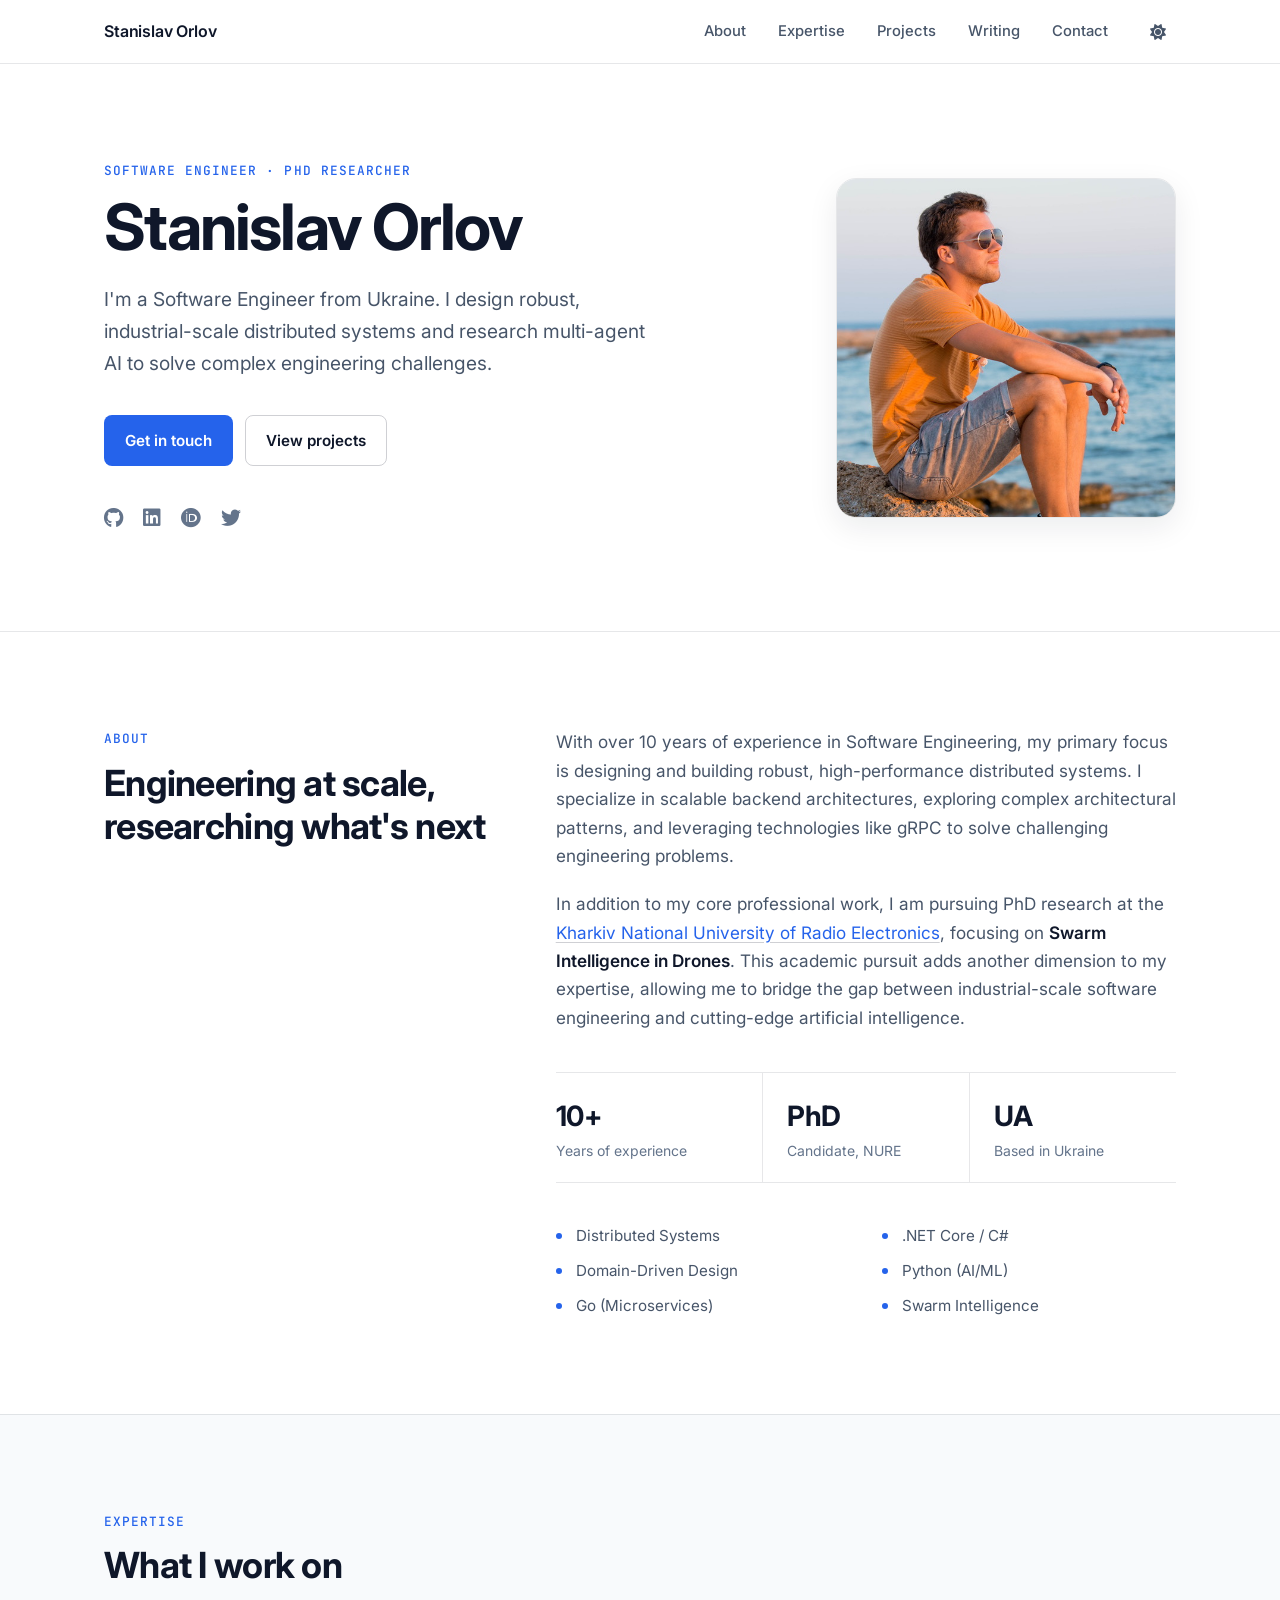
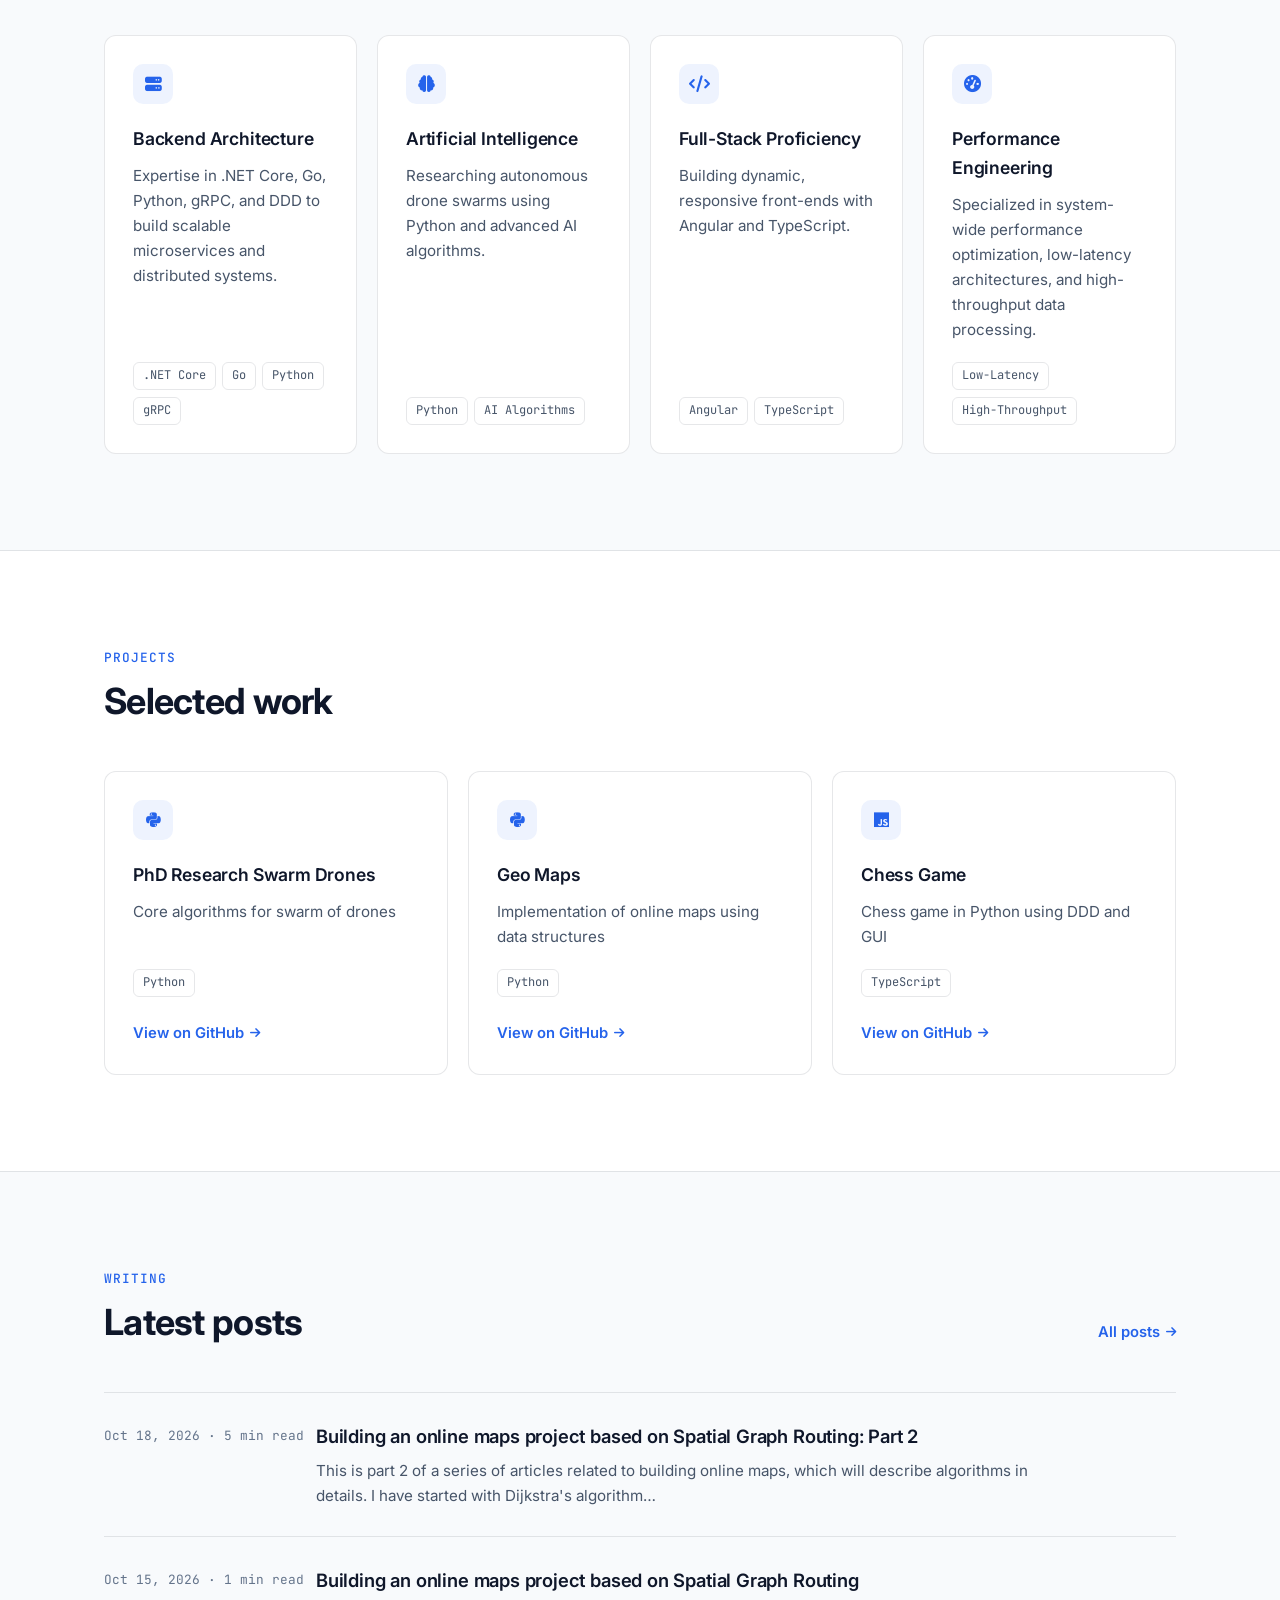
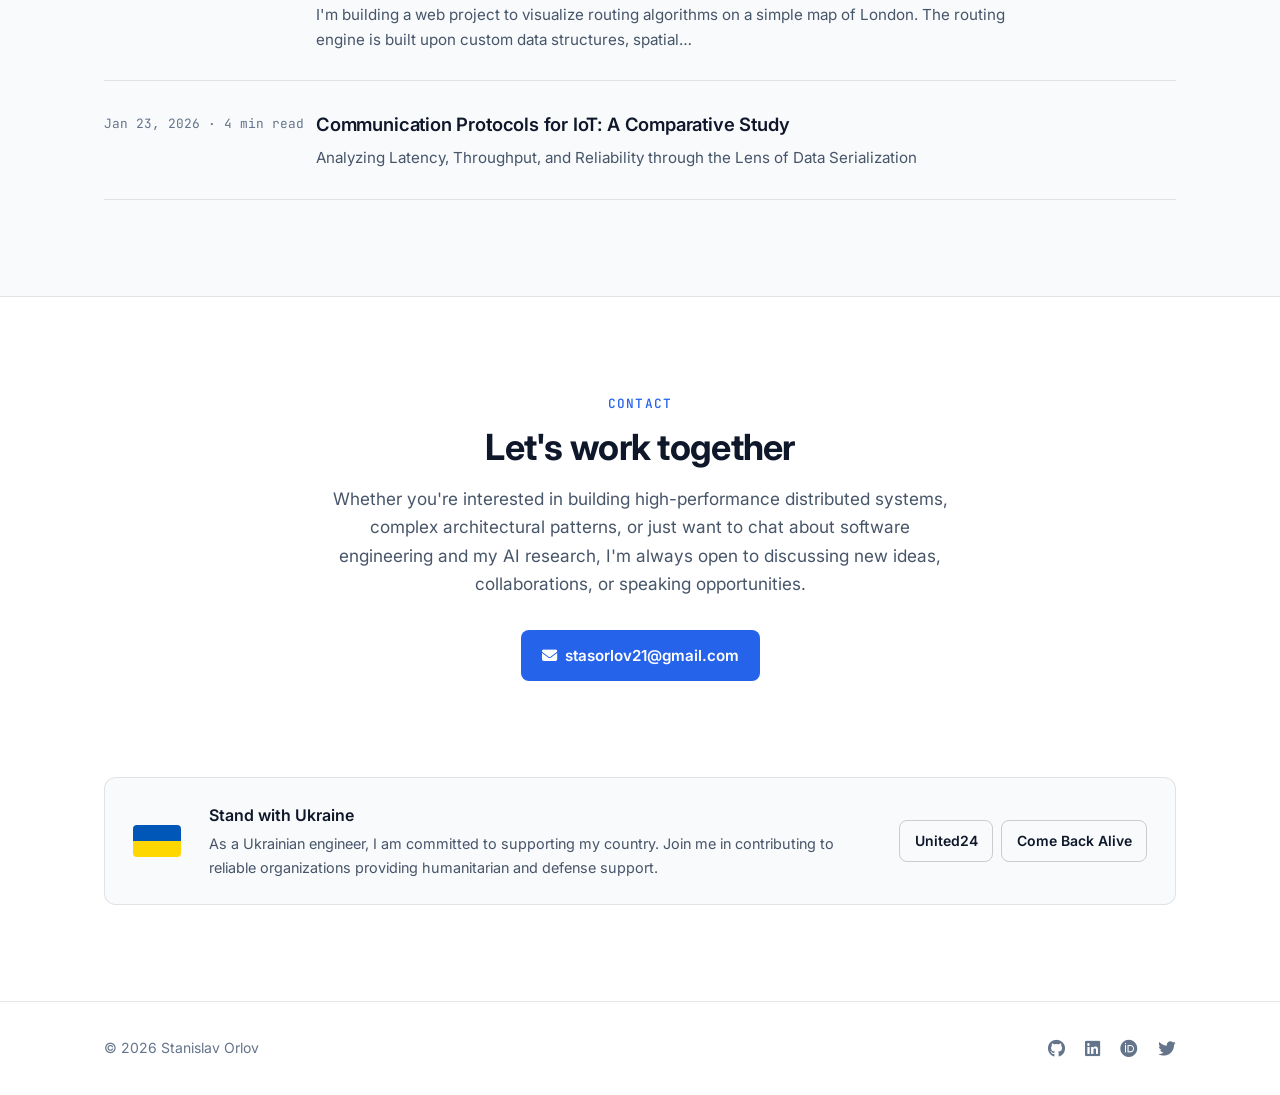
<file: index.html>
<!DOCTYPE html>
<html lang="en">

<head>
    <meta charset="UTF-8">
    <meta name="viewport" content="width=device-width, initial-scale=1.0">
    <title>Stanislav Orlov | Software Engineer</title>
    <meta name="description"
        content="Portfolio of Stanislav Orlov - Software Engineer specializing in distributed systems, robotics and AI">

    <!-- Apply saved theme before first paint to avoid a flash -->
    <script>
        (function () {
            try {
                var saved = localStorage.getItem('theme');
                var light = window.matchMedia('(prefers-color-scheme: light)').matches;
                document.documentElement.setAttribute('data-theme', saved || (light ? 'light' : 'dark'));
            } catch (e) { }
        })();
    </script>

    <!-- Google Fonts -->
    <link rel="preconnect" href="https://fonts.googleapis.com">
    <link rel="preconnect" href="https://fonts.gstatic.com" crossorigin>
    <link
        href="https://fonts.googleapis.com/css2?family=Inter:wght@400;500;600;700&family=JetBrains+Mono:wght@400;500&display=swap"
        rel="stylesheet">

    <!-- Font Awesome for Icons -->
    <link rel="stylesheet" href="https://cdnjs.cloudflare.com/ajax/libs/font-awesome/6.4.0/css/all.min.css">

    <!-- Favicon -->
    <link rel="icon" type="image/png" href="assets/favicon.png">
    <link rel="stylesheet" href="assets/style.css?v=4">
</head>

<body>
    <!-- Navigation -->
    <nav class="navbar">
        <div class="nav-content">
            <a href="#home" class="nav-logo">Stanislav Orlov</a>

            <div class="nav-links" id="navLinks">
                <a href="#about">About</a>
                <a href="#expertise">Expertise</a>
                <a href="#projects">Projects</a>
                <a href="#blog">Writing</a>
                <a href="#contact">Contact</a>
            </div>

            <div class="nav-actions">
                <button id="themeToggle" class="icon-btn" aria-label="Toggle theme">
                    <i class="fas fa-moon"></i>
                </button>
                <button class="icon-btn mobile-menu-btn" onclick="toggleMenu()" aria-label="Open menu">
                    <i class="fas fa-bars" id="menuIcon"></i>
                </button>
            </div>
        </div>
    </nav>

    <!-- Hero Section -->
    <header id="home" class="hero">
        <div class="container hero-content">
            <div class="hero-text fade-in">
                <p class="eyebrow">Software Engineer &middot; PhD Researcher</p>
                <h1 class="hero-title">Stanislav Orlov</h1>
                <p class="hero-subtitle">
                    I'm a Software Engineer from Ukraine. I design robust, industrial-scale distributed systems and
                    research multi-agent AI to solve complex engineering challenges.
                </p>
                <div class="hero-actions">
                    <a href="#contact" class="btn btn-primary">Get in touch</a>
                    <a href="#projects" class="btn btn-secondary">View projects</a>
                </div>
                <div class="hero-social">
                    <a href="https://github.com/stanislavorlov" target="_blank" rel="noopener noreferrer"
                        aria-label="GitHub"><i class="fab fa-github"></i></a>
                    <a href="https://www.linkedin.com/in/stanislav-orlov-95569499/" target="_blank"
                        rel="noopener noreferrer" aria-label="LinkedIn"><i class="fab fa-linkedin"></i></a>
                    <a href="https://orcid.org/0009-0008-0680-206X" target="_blank" rel="noopener noreferrer"
                        aria-label="ORCID"><i class="fab fa-orcid"></i></a>
                    <a href="https://twitter.com/stasorlov21" target="_blank" rel="noopener noreferrer"
                        aria-label="Twitter"><i class="fab fa-twitter"></i></a>
                </div>
            </div>
            <div class="hero-image fade-in delay-100">
                <img src="assets/profile.jpeg" alt="Portrait of Stanislav Orlov" class="profile-img"
                    id="profileImage">
            </div>
        </div>
    </header>

    <main>
        <!-- About Section -->
        <section id="about" class="section">
            <div class="container split">
                <div class="section-heading">
                    <p class="eyebrow">About</p>
                    <h2>Engineering at scale, researching what's next</h2>
                </div>
                <div class="about-text">
                    <p>With over 10 years of experience in Software Engineering, my primary focus is designing and
                        building robust, high-performance distributed systems. I specialize in scalable backend
                        architectures, exploring complex architectural patterns, and leveraging technologies like gRPC
                        to solve challenging engineering problems.</p>
                    <p>In addition to my core professional work, I am pursuing PhD research at the <a
                            href="https://nure.ua" target="_blank" rel="noopener noreferrer">Kharkiv National
                            University of Radio Electronics</a>, focusing on <strong>Swarm Intelligence in
                            Drones</strong>. This academic pursuit adds another dimension to my expertise, allowing me
                        to bridge the gap between industrial-scale software engineering and cutting-edge artificial
                        intelligence.</p>

                    <dl class="facts">
                        <div>
                            <dt>10+</dt>
                            <dd>Years of experience</dd>
                        </div>
                        <div>
                            <dt>PhD</dt>
                            <dd>Candidate, NURE</dd>
                        </div>
                        <div>
                            <dt>UA</dt>
                            <dd>Based in Ukraine</dd>
                        </div>
                    </dl>

                    <ul class="tech-list">
                        <li>Distributed Systems</li>
                        <li>.NET Core / C#</li>
                        <li>Domain-Driven Design</li>
                        <li>Python (AI/ML)</li>
                        <li>Go (Microservices)</li>
                        <li>Swarm Intelligence</li>
                    </ul>
                </div>
            </div>
        </section>

        <!-- Expertise Section -->
        <section id="expertise" class="section section-alt">
            <div class="container">
                <div class="section-heading">
                    <p class="eyebrow">Expertise</p>
                    <h2>What I work on</h2>
                </div>
                <div class="card-grid card-grid-4">
                    <div class="card">
                        <i class="fas fa-server card-icon"></i>
                        <h3>Backend Architecture</h3>
                        <p>Expertise in .NET Core, Go, Python, gRPC, and DDD to build scalable microservices and
                            distributed systems.</p>
                        <div class="tags">
                            <span class="tag">.NET Core</span>
                            <span class="tag">Go</span>
                            <span class="tag">Python</span>
                            <span class="tag">gRPC</span>
                        </div>
                    </div>
                    <div class="card">
                        <i class="fas fa-brain card-icon"></i>
                        <h3>Artificial Intelligence</h3>
                        <p>Researching autonomous drone swarms using Python and advanced AI algorithms.</p>
                        <div class="tags">
                            <span class="tag">Python</span>
                            <span class="tag">AI Algorithms</span>
                        </div>
                    </div>
                    <div class="card">
                        <i class="fas fa-code card-icon"></i>
                        <h3>Full-Stack Proficiency</h3>
                        <p>Building dynamic, responsive front-ends with Angular and TypeScript.</p>
                        <div class="tags">
                            <span class="tag">Angular</span>
                            <span class="tag">TypeScript</span>
                        </div>
                    </div>
                    <div class="card">
                        <i class="fas fa-gauge-high card-icon"></i>
                        <h3>Performance Engineering</h3>
                        <p>Specialized in system-wide performance optimization, low-latency architectures, and
                            high-throughput data processing.</p>
                        <div class="tags">
                            <span class="tag">Low-Latency</span>
                            <span class="tag">High-Throughput</span>
                        </div>
                    </div>
                </div>
            </div>
        </section>

        <!-- Projects Section -->
        <section id="projects" class="section">
            <div class="container">
                <div class="section-heading">
                    <p class="eyebrow">Projects</p>
                    <h2>Selected work</h2>
                </div>

                <!-- Fallback content; replaced by projects.json (repos tagged `portfolio`) in main.js -->
                <div class="card-grid card-grid-3" id="projectsGrid">
                    <article class="card project-card">
                        <i class="fas fa-robot card-icon"></i>
                        <h3>Swarm of Drones using AI</h3>
                        <p>
                            Autonomous multi-agent drone swarm system utilizing reinforcement learning and distributed
                            AI algorithms for coordinated flight patterns, obstacle avoidance, and collaborative task
                            execution.
                        </p>
                        <div class="tags">
                            <span class="tag">Python</span>
                            <span class="tag">TensorFlow</span>
                            <span class="tag">ROS</span>
                            <span class="tag">Computer Vision</span>
                            <span class="tag">Multi-Agent RL</span>
                        </div>
                        <a href="https://github.com/stanislavorlov/phd-research-swarm-drones" target="_blank"
                            rel="noopener noreferrer" class="text-link">View on GitHub <i class="fas fa-arrow-right"></i></a>
                    </article>

                    <article class="card project-card">
                        <i class="fas fa-chess card-icon"></i>
                        <h3>Chess Engine using AI</h3>
                        <p>
                            Advanced chess engine powered by deep learning and Monte Carlo Tree Search (MCTS). Features
                            position evaluation, move prediction, and adaptive gameplay strategies.
                        </p>
                        <div class="tags">
                            <span class="tag">Python</span>
                            <span class="tag">PyTorch</span>
                            <span class="tag">Alpha-Beta Pruning</span>
                            <span class="tag">Neural Networks</span>
                        </div>
                        <a href="https://github.com/stanislavorlov/chess-game" target="_blank"
                            rel="noopener noreferrer" class="text-link">View on GitHub <i class="fas fa-arrow-right"></i></a>
                    </article>

                    <article class="card project-card">
                        <i class="fas fa-network-wired card-icon"></i>
                        <h3>Communication Protocols Research</h3>
                        <p>
                            In-depth investigation and analysis of modern communication protocols including MQTT,
                            WebRTC, and custom IoT protocols. Performance benchmarking and security analysis.
                        </p>
                        <div class="tags">
                            <span class="tag">C++</span>
                            <span class="tag">Network Analysis</span>
                            <span class="tag">Protocol Design</span>
                            <span class="tag">IoT</span>
                        </div>
                        <a href="https://github.com/stanislavorlov/binary-serializers-efficiency" target="_blank"
                            rel="noopener noreferrer" class="text-link">View on GitHub <i class="fas fa-arrow-right"></i></a>
                    </article>
                </div>
            </div>
        </section>

        <!-- Blog Section -->
        <section id="blog" class="section section-alt">
            <div class="container">
                <div class="section-heading section-heading-row">
                    <div>
                        <p class="eyebrow">Writing</p>
                        <h2>Latest posts</h2>
                    </div>
                    <a href="https://stanislavorlov.hashnode.dev" target="_blank" rel="noopener noreferrer"
                        class="text-link">All posts <i class="fas fa-arrow-right"></i></a>
                </div>

                <!-- Fallback content; replaced by latest-posts.json in main.js -->
                <div class="post-list" id="blogGrid">
                    <article class="post">
                        <div class="post-meta">Oct 15, 2026 &middot; 1 min read</div>
                        <div class="post-body">
                            <h3><a href="https://stanislavorlov.hashnode.dev/building-an-online-maps-project-based-on-spatial-graph-routing"
                                    target="_blank" rel="noopener noreferrer">Building an online maps project based on
                                    Spatial Graph Routing</a></h3>
                            <p>I'm building a web project to visualize routing algorithms on a simple map of London.
                                The routing engine is built upon custom data structures, spatial indexes, and graph
                                algorithms...</p>
                        </div>
                    </article>

                    <article class="post">
                        <div class="post-meta">Jan 23, 2026 &middot; 4 min read</div>
                        <div class="post-body">
                            <h3><a href="https://stanislavorlov.hashnode.dev/communication-protocols-for-iot-a-comparative-study"
                                    target="_blank" rel="noopener noreferrer">Communication Protocols for IoT: A
                                    Comparative Study</a></h3>
                            <p>Introduction: The Constraints of the Edge The Internet of Things (IoT) operates under
                                constraints that traditional enterprise software rarely faces: intermittent network
                                connectivity, limited battery...</p>
                        </div>
                    </article>

                    <article class="post">
                        <div class="post-meta">Jan 23, 2026 &middot; 6 min read</div>
                        <div class="post-body">
                            <h3><a href="https://stanislavorlov.hashnode.dev/deep-dive-neural-networks-in-game-ai"
                                    target="_blank" rel="noopener noreferrer">Deep Dive: Neural Networks in Game AI</a>
                            </h3>
                            <p>Introduction: The Silent Revolution on the 64 Squares For decades, chess was the
                                ultimate benchmark for artificial intelligence. It represented a closed system composed
                                of pure logic, immense complexi...</p>
                        </div>
                    </article>
                </div>
            </div>
        </section>

        <!-- Sponsorship Section -->
        <section id="sponsor" class="section" style="display: none;">
            <div class="container">
                <div class="section-heading">
                    <p class="eyebrow">Sponsor</p>
                    <h2>Support my research</h2>
                </div>

                <div class="card-grid card-grid-3">
                    <div class="card tier">
                        <h3>Coffee Supporter</h3>
                        <p class="tier-price">$5/month</p>
                        <ul>
                            <li>Sponsor badge</li>
                            <li>Early access to blog posts</li>
                        </ul>
                    </div>
                    <div class="card tier featured">
                        <h3>Project Backer</h3>
                        <p class="tier-price">$25/month</p>
                        <ul>
                            <li>All previous benefits</li>
                            <li>Priority issue responses</li>
                            <li>Monthly updates</li>
                        </ul>
                    </div>
                    <div class="card tier">
                        <h3>Research Partner</h3>
                        <p class="tier-price">$100/month</p>
                        <ul>
                            <li>All previous benefits</li>
                            <li>1-on-1 consultation</li>
                            <li>Custom research collaboration</li>
                        </ul>
                    </div>
                </div>

                <div class="hero-actions sponsor-buttons">
                    <a href="https://github.com/sponsors/stanislavorlov" target="_blank" rel="noopener noreferrer"
                        class="btn btn-primary"><i class="fas fa-heart"></i> Sponsor on GitHub</a>
                    <a href="https://ko-fi.com/stanislavorlov" target="_blank" rel="noopener noreferrer"
                        class="btn btn-secondary"><i class="fas fa-coffee"></i> Buy me a coffee</a>
                </div>
            </div>
        </section>

        <!-- Contact Section -->
        <section id="contact" class="section">
            <div class="container contact">
                <p class="eyebrow">Contact</p>
                <h2>Let's work together</h2>
                <p class="contact-text">
                    Whether you're interested in building high-performance distributed systems, complex architectural
                    patterns, or just want to chat about software engineering and my AI research, I'm always open to
                    discussing new ideas, collaborations, or speaking opportunities.
                </p>
                <a href="mailto:stasorlov21@gmail.com" class="btn btn-primary">
                    <i class="fas fa-envelope"></i> stasorlov21@gmail.com
                </a>
            </div>
        </section>

        <!-- Ukraine Support Section -->
        <section id="ukraine" class="section ukraine-section">
            <div class="container">
                <div class="ukraine-banner">
                    <div class="flag" aria-hidden="true">
                        <div class="blue"></div>
                        <div class="yellow"></div>
                    </div>
                    <div class="ukraine-text">
                        <h3>Stand with Ukraine</h3>
                        <p>As a Ukrainian engineer, I am committed to supporting my country. Join me in contributing
                            to reliable organizations providing humanitarian and defense support.</p>
                    </div>
                    <div class="ukraine-actions">
                        <a href="https://u24.gov.ua/" class="btn btn-secondary btn-sm" target="_blank"
                            rel="noopener noreferrer">United24</a>
                        <a href="https://savelife.in.ua/en/" class="btn btn-secondary btn-sm" target="_blank"
                            rel="noopener noreferrer">Come Back Alive</a>
                    </div>
                </div>
            </div>
        </section>
    </main>

    <footer class="footer">
        <div class="container footer-content">
            <p>&copy; <span id="currentYear"></span> Stanislav Orlov</p>
            <div class="footer-links">
                <a href="https://github.com/stanislavorlov" target="_blank" rel="noopener noreferrer"
                    aria-label="GitHub"><i class="fab fa-github"></i></a>
                <a href="https://www.linkedin.com/in/stanislav-orlov-95569499/" target="_blank"
                    rel="noopener noreferrer" aria-label="LinkedIn"><i class="fab fa-linkedin"></i></a>
                <a href="https://orcid.org/0009-0008-0680-206X" target="_blank" rel="noopener noreferrer"
                    aria-label="ORCID"><i class="fab fa-orcid"></i></a>
                <a href="https://twitter.com/stasorlov21" target="_blank" rel="noopener noreferrer"
                    aria-label="Twitter"><i class="fab fa-twitter"></i></a>
            </div>
        </div>
    </footer>

    <script src="assets/main.js?v=4"></script>

</body>

</html>
</file>
<file: assets/style.css>
* {
    margin: 0;
    padding: 0;
    box-sizing: border-box;
}

:root {
    --bg-primary: #0b1120;
    --bg-secondary: #0f172a;
    --bg-card: #111a2e;
    --text-primary: #e2e8f0;
    --text-secondary: #94a3b8;
    --text-muted: #64748b;
    --accent: #60a5fa;
    --accent-hover: #93c5fd;
    --accent-contrast: #0b1120;
    --accent-soft: rgba(96, 165, 250, 0.12);
    --border: rgba(148, 163, 184, 0.16);
    --border-strong: rgba(148, 163, 184, 0.32);
    --nav-bg: rgba(11, 17, 32, 0.8);
    --shadow: 0 10px 30px rgba(0, 0, 0, 0.35);

    --font-sans: 'Inter', -apple-system, BlinkMacSystemFont, 'Segoe UI', sans-serif;
    --font-mono: 'JetBrains Mono', ui-monospace, SFMono-Regular, Menlo, monospace;
    --radius: 12px;
    --nav-height: 64px;
}

[data-theme="light"] {
    --bg-primary: #ffffff;
    --bg-secondary: #f8fafc;
    --bg-card: #ffffff;
    --text-primary: #0f172a;
    --text-secondary: #475569;
    --text-muted: #64748b;
    --accent: #2563eb;
    --accent-hover: #1d4ed8;
    --accent-contrast: #ffffff;
    --accent-soft: rgba(37, 99, 235, 0.08);
    --border: rgba(15, 23, 42, 0.1);
    --border-strong: rgba(15, 23, 42, 0.2);
    --nav-bg: rgba(255, 255, 255, 0.85);
    --shadow: 0 10px 30px rgba(15, 23, 42, 0.08);
}

html {
    scroll-behavior: smooth;
    scroll-padding-top: var(--nav-height);
}

body {
    font-family: var(--font-sans);
    background: var(--bg-primary);
    color: var(--text-primary);
    line-height: 1.65;
    -webkit-font-smoothing: antialiased;
}

a {
    color: inherit;
}

p a {
    color: var(--accent);
    text-decoration: underline;
    text-decoration-color: var(--border-strong);
    text-underline-offset: 3px;
    transition: text-decoration-color 0.2s;
}

p a:hover {
    text-decoration-color: var(--accent);
}

.container {
    max-width: 1120px;
    margin: 0 auto;
    padding: 0 1.5rem;
}

.eyebrow {
    font-family: var(--font-mono);
    font-size: 0.8rem;
    font-weight: 500;
    letter-spacing: 0.08em;
    text-transform: uppercase;
    color: var(--accent);
    margin-bottom: 0.75rem;
}

/* Navigation */
.navbar {
    position: fixed;
    top: 0;
    width: 100%;
    height: var(--nav-height);
    background: var(--nav-bg);
    backdrop-filter: saturate(180%) blur(12px);
    -webkit-backdrop-filter: saturate(180%) blur(12px);
    border-bottom: 1px solid var(--border);
    z-index: 1000;
}

.nav-content {
    max-width: 1120px;
    height: 100%;
    margin: 0 auto;
    padding: 0 1.5rem;
    display: flex;
    justify-content: space-between;
    align-items: center;
    gap: 2rem;
}

.nav-logo {
    font-weight: 600;
    font-size: 1rem;
    letter-spacing: -0.01em;
    text-decoration: none;
    color: var(--text-primary);
}

.nav-links {
    display: flex;
    gap: 2rem;
    margin-left: auto;
}

.nav-links a {
    color: var(--text-secondary);
    text-decoration: none;
    font-size: 0.925rem;
    font-weight: 500;
    transition: color 0.2s;
}

.nav-links a:hover {
    color: var(--text-primary);
}

.nav-actions {
    display: flex;
    align-items: center;
    gap: 0.25rem;
}

.icon-btn {
    width: 36px;
    height: 36px;
    display: inline-flex;
    align-items: center;
    justify-content: center;
    background: none;
    border: 1px solid transparent;
    border-radius: 8px;
    color: var(--text-secondary);
    font-size: 1rem;
    cursor: pointer;
    transition: color 0.2s, border-color 0.2s;
}

.icon-btn:hover {
    color: var(--text-primary);
    border-color: var(--border);
}

.mobile-menu-btn {
    display: none;
}

/* Hero */
.hero {
    padding: calc(var(--nav-height) + 6rem) 0 6rem;
    border-bottom: 1px solid var(--border);
}

.hero-content {
    display: grid;
    grid-template-columns: 1.4fr 1fr;
    gap: 4rem;
    align-items: center;
}

.hero-title {
    font-size: clamp(2.5rem, 6vw, 4rem);
    font-weight: 700;
    line-height: 1.05;
    letter-spacing: -0.03em;
    margin-bottom: 1.5rem;
}

.hero-subtitle {
    font-size: 1.2rem;
    color: var(--text-secondary);
    max-width: 560px;
    margin-bottom: 2.25rem;
}

.hero-actions {
    display: flex;
    gap: 0.75rem;
    flex-wrap: wrap;
}

.hero-social {
    display: flex;
    gap: 1.25rem;
    margin-top: 2.25rem;
}

.hero-social a,
.footer-links a {
    color: var(--text-muted);
    font-size: 1.25rem;
    transition: color 0.2s;
}

.hero-social a:hover,
.footer-links a:hover {
    color: var(--text-primary);
}

.hero-image {
    display: flex;
    justify-content: flex-end;
}

.profile-img {
    width: 100%;
    max-width: 340px;
    aspect-ratio: 1;
    object-fit: cover;
    border-radius: 20px;
    border: 1px solid var(--border);
    box-shadow: var(--shadow);
}

/* Buttons */
.btn {
    display: inline-flex;
    align-items: center;
    gap: 0.5rem;
    padding: 0.75rem 1.25rem;
    border-radius: 8px;
    font-size: 0.95rem;
    font-weight: 600;
    text-decoration: none;
    border: 1px solid transparent;
    cursor: pointer;
    transition: background 0.2s, border-color 0.2s, color 0.2s;
}

.btn-sm {
    padding: 0.5rem 0.9rem;
    font-size: 0.875rem;
}

.btn-primary {
    background: var(--accent);
    color: var(--accent-contrast);
}

.btn-primary:hover {
    background: var(--accent-hover);
}

.btn-secondary {
    background: transparent;
    color: var(--text-primary);
    border-color: var(--border-strong);
}

.btn-secondary:hover {
    border-color: var(--text-secondary);
}

.text-link {
    display: inline-flex;
    align-items: center;
    gap: 0.4rem;
    color: var(--accent);
    font-size: 0.925rem;
    font-weight: 600;
    text-decoration: none;
}

.text-link i {
    font-size: 0.8em;
    transition: transform 0.2s;
}

.text-link:hover i {
    transform: translateX(3px);
}

/* Sections */
.section {
    padding: 6rem 0;
}

.section-alt {
    background: var(--bg-secondary);
    border-top: 1px solid var(--border);
    border-bottom: 1px solid var(--border);
}

.section-heading {
    margin-bottom: 3rem;
}

.section-heading h2,
.contact h2 {
    font-size: clamp(1.75rem, 3.5vw, 2.25rem);
    font-weight: 700;
    line-height: 1.2;
    letter-spacing: -0.02em;
}

.section-heading-row {
    display: flex;
    justify-content: space-between;
    align-items: flex-end;
    gap: 1rem;
}

.split {
    display: grid;
    grid-template-columns: 1fr 1.6fr;
    gap: 4rem;
}

.split .section-heading {
    margin-bottom: 0;
}

/* About */
.about-text p {
    color: var(--text-secondary);
    font-size: 1.075rem;
    margin-bottom: 1.25rem;
}

.about-text strong {
    color: var(--text-primary);
    font-weight: 600;
}

.facts {
    display: grid;
    grid-template-columns: repeat(3, 1fr);
    margin: 2.5rem 0;
    border-top: 1px solid var(--border);
    border-bottom: 1px solid var(--border);
}

.facts>div {
    padding: 1.25rem 0;
}

.facts>div+div {
    padding-left: 1.5rem;
    border-left: 1px solid var(--border);
}

.facts dt {
    font-size: 1.75rem;
    font-weight: 700;
    letter-spacing: -0.02em;
}

.facts dd {
    color: var(--text-muted);
    font-size: 0.875rem;
}

.tech-list {
    display: grid;
    grid-template-columns: repeat(2, 1fr);
    gap: 0.6rem 2rem;
    list-style: none;
}

.tech-list li {
    position: relative;
    padding-left: 1.25rem;
    color: var(--text-secondary);
    font-size: 0.95rem;
}

.tech-list li::before {
    content: "";
    position: absolute;
    left: 0;
    top: 0.65em;
    width: 6px;
    height: 6px;
    border-radius: 50%;
    background: var(--accent);
}

/* Cards */
.card-grid {
    display: grid;
    gap: 1.25rem;
}

.card-grid-3 {
    grid-template-columns: repeat(3, 1fr);
}

.card-grid-4 {
    grid-template-columns: repeat(4, 1fr);
}

.card {
    display: flex;
    flex-direction: column;
    background: var(--bg-card);
    border: 1px solid var(--border);
    border-radius: var(--radius);
    padding: 1.75rem;
    transition: border-color 0.2s, box-shadow 0.2s;
}

.card:hover {
    border-color: var(--border-strong);
    box-shadow: var(--shadow);
}

.card-icon {
    width: 40px;
    height: 40px;
    display: inline-flex;
    align-items: center;
    justify-content: center;
    border-radius: 10px;
    background: var(--accent-soft);
    color: var(--accent);
    font-size: 1.05rem;
    margin-bottom: 1.25rem;
}

.card h3 {
    font-size: 1.1rem;
    font-weight: 600;
    letter-spacing: -0.01em;
    margin-bottom: 0.6rem;
}

.card p {
    color: var(--text-secondary);
    font-size: 0.95rem;
    margin-bottom: 1.25rem;
}

.tags {
    display: flex;
    flex-wrap: wrap;
    gap: 0.4rem;
    margin-top: auto;
}

.tag {
    font-family: var(--font-mono);
    font-size: 0.75rem;
    color: var(--text-secondary);
    border: 1px solid var(--border);
    border-radius: 6px;
    padding: 0.2rem 0.55rem;
}

.project-card .tags {
    margin-bottom: 1.5rem;
}

/* Blog */
.post-list {
    border-top: 1px solid var(--border);
}

.post {
    display: grid;
    grid-template-columns: 180px 1fr;
    gap: 2rem;
    padding: 1.75rem 0;
    border-bottom: 1px solid var(--border);
}

.post-meta {
    font-family: var(--font-mono);
    font-size: 0.8rem;
    color: var(--text-muted);
    padding-top: 0.25rem;
    white-space: nowrap;
}

.post h3 {
    font-size: 1.15rem;
    font-weight: 600;
    letter-spacing: -0.01em;
    margin-bottom: 0.4rem;
}

.post h3 a {
    text-decoration: none;
    transition: color 0.2s;
}

.post h3 a:hover {
    color: var(--accent);
}

.post p {
    color: var(--text-secondary);
    font-size: 0.95rem;
    max-width: 720px;
}

/* Sponsorship */
.tier ul {
    list-style: none;
    color: var(--text-secondary);
    font-size: 0.95rem;
}

.tier ul li {
    padding: 0.4rem 0;
}

.tier ul li::before {
    content: "✓";
    color: var(--accent);
    margin-right: 0.6rem;
}

.tier-price {
    font-size: 1.5rem;
    font-weight: 700;
    color: var(--text-primary) !important;
}

.tier.featured {
    border-color: var(--accent);
}

.sponsor-buttons {
    justify-content: center;
    margin-top: 2.5rem;
}

/* Contact */
.contact {
    max-width: 680px;
    text-align: center;
}

.contact-text {
    color: var(--text-secondary);
    font-size: 1.075rem;
    margin: 1rem 0 2rem;
}

/* Ukraine */
.ukraine-section {
    padding-top: 0;
}

.ukraine-banner {
    display: flex;
    align-items: center;
    gap: 1.75rem;
    padding: 1.5rem 1.75rem;
    border: 1px solid var(--border);
    border-radius: var(--radius);
    background: var(--bg-secondary);
}

.flag {
    width: 48px;
    height: 32px;
    flex-shrink: 0;
    border-radius: 4px;
    overflow: hidden;
}

.flag .blue {
    background: #0057b7;
    height: 50%;
}

.flag .yellow {
    background: #ffd700;
    height: 50%;
}

.ukraine-text {
    flex: 1;
}

.ukraine-text h3 {
    font-size: 1rem;
    font-weight: 600;
    margin-bottom: 0.2rem;
}

.ukraine-text p {
    color: var(--text-secondary);
    font-size: 0.9rem;
}

.ukraine-actions {
    display: flex;
    gap: 0.5rem;
    flex-shrink: 0;
}

/* Footer */
.footer {
    border-top: 1px solid var(--border);
    padding: 2rem 0;
}

.footer-content {
    display: flex;
    justify-content: space-between;
    align-items: center;
    color: var(--text-muted);
    font-size: 0.875rem;
}

.footer-links {
    display: flex;
    gap: 1.25rem;
}

.footer-links a {
    font-size: 1.1rem;
}

/* Animation */
.fade-in {
    opacity: 0;
    transform: translateY(12px);
    animation: fadeInUp 0.6s ease-out forwards;
}

.delay-100 {
    animation-delay: 100ms;
}

@keyframes fadeInUp {
    to {
        opacity: 1;
        transform: translateY(0);
    }
}

@media (prefers-reduced-motion: reduce) {
    html {
        scroll-behavior: auto;
    }

    .fade-in {
        opacity: 1;
        transform: none;
        animation: none;
    }
}

/* Responsive */
@media (max-width: 1024px) {
    .card-grid-4 {
        grid-template-columns: repeat(2, 1fr);
    }

    .card-grid-3 {
        grid-template-columns: 1fr;
    }
}

@media (max-width: 768px) {
    .mobile-menu-btn {
        display: inline-flex;
    }

    .nav-links {
        display: none;
        position: absolute;
        top: var(--nav-height);
        left: 0;
        right: 0;
        flex-direction: column;
        gap: 0;
        padding: 0.5rem 1.5rem 1rem;
        background: var(--bg-primary);
        border-bottom: 1px solid var(--border);
    }

    .nav-links a {
        padding: 0.75rem 0;
    }

    .nav-links.active {
        display: flex;
    }

    .hero {
        padding: calc(var(--nav-height) + 3rem) 0 4rem;
    }

    .hero-content {
        grid-template-columns: 1fr;
        gap: 2.5rem;
    }

    .hero-image {
        order: -1;
        justify-content: flex-start;
    }

    .profile-img {
        max-width: 120px;
        border-radius: 50%;
    }

    .section {
        padding: 4rem 0;
    }

    .split {
        grid-template-columns: 1fr;
        gap: 2rem;
    }

    .card-grid-4 {
        grid-template-columns: 1fr;
    }

    .facts>div+div {
        padding-left: 1rem;
    }

    .facts dt {
        font-size: 1.4rem;
    }

    .tech-list {
        grid-template-columns: 1fr;
    }

    .post {
        grid-template-columns: 1fr;
        gap: 0.4rem;
    }

    .ukraine-banner {
        flex-direction: column;
        align-items: flex-start;
        gap: 1rem;
    }

    .footer-content {
        flex-direction: column-reverse;
        gap: 1rem;
    }
}
</file>
